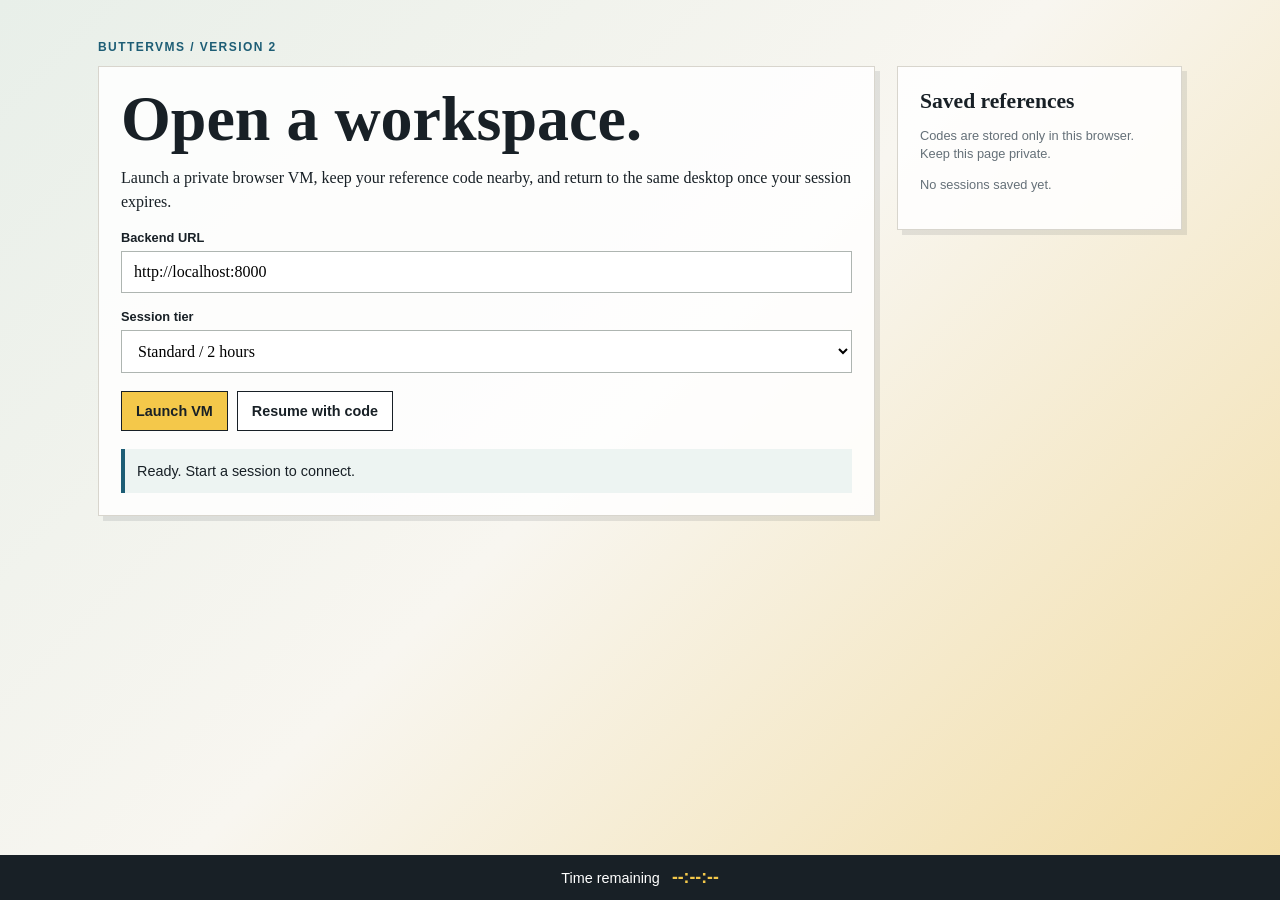
<file: docs/index.html>
<!doctype html>
<html lang="en">
  <head>
    <meta charset="UTF-8" />
    <meta name="viewport" content="width=device-width, initial-scale=1.0" />
    <title>ButterVMS v2</title>
    <style>
      :root { --ink:#182026; --muted:#657078; --paper:#f8f6f0; --line:#d8d5cd; --yellow:#f4c84a; --blue:#1d5d75; --red:#a63232; }
      * { box-sizing:border-box; }
      body { margin:0; color:var(--ink); background:linear-gradient(135deg,#e8efe9,var(--paper) 48%,#f2dca3); font-family:Georgia,"Times New Roman",serif; min-height:100vh; padding-bottom:64px; }
      main { max-width:1120px; margin:0 auto; padding:28px 18px 40px; }
      .layout { display:grid; grid-template-columns:minmax(0,1fr) 285px; gap:22px; align-items:start; }
      .panel { background:rgba(255,255,255,.86); border:1px solid var(--line); padding:22px; box-shadow:5px 5px 0 rgba(24,32,38,.1); }
      h1,h2 { margin:0 0 10px; } h1 { font-size:clamp(2rem,5vw,4rem); line-height:.95; } h2 { font-size:1.35rem; }
      p { line-height:1.5; } .eyebrow { color:var(--blue); font:700 .75rem/1.2 sans-serif; letter-spacing:.12em; text-transform:uppercase; }
      label { display:block; font:700 .8rem sans-serif; margin:16px 0 6px; } input,select { width:100%; border:1px solid #aeb5b1; background:#fff; padding:11px 12px; font:1rem Georgia,serif; }
      button,.button { border:1px solid var(--ink); background:var(--yellow); color:var(--ink); cursor:pointer; display:inline-block; font:700 .9rem sans-serif; padding:11px 14px; text-decoration:none; } button:hover,.button:hover { background:#e7b62c; }
      .actions { display:flex; flex-wrap:wrap; gap:9px; margin-top:18px; } .secondary { background:#fff; }
      .status { border-left:4px solid var(--blue); background:#edf4f2; margin-top:18px; padding:12px; font:.9rem/1.4 sans-serif; white-space:pre-wrap; } .status.error { border-color:var(--red); background:#faeeee; }
      .reference { border-top:1px solid var(--line); margin-top:13px; padding-top:13px; font:.82rem/1.4 sans-serif; } .reference strong { display:block; font-family:Georgia,serif; font-size:1rem; }
      .code { background:var(--ink); color:#fff; display:inline-block; font:700 1.3rem monospace; letter-spacing:.18em; margin:7px 0; padding:8px 10px; }
      .timer { background:var(--ink); bottom:0; color:#fff; left:0; padding:12px 18px; position:fixed; right:0; text-align:center; z-index:2; font:.9rem sans-serif; } .timer strong { color:var(--yellow); font-size:1.1rem; margin-left:8px; }
      .hidden { display:none; } .small { color:var(--muted); font:.8rem/1.4 sans-serif; }
      @media (max-width:760px) { .layout { grid-template-columns:1fr; } .sidebar { order:2; } }
    </style>
  </head>
  <body>
    <main>
      <p class="eyebrow">ButterVMS / version 2</p>
      <div class="layout">
        <section class="panel">
          <h1>Open a workspace.</h1>
          <p>Launch a private browser VM, keep your reference code nearby, and return to the same desktop once your session expires.</p>
          <label for="apiBase">Backend URL</label><input id="apiBase" value="http://localhost:8000" autocomplete="url" />
          <label for="tier">Session tier</label><select id="tier"><option value="standard">Standard / 2 hours</option><option value="premium">Premium / 8 hours</option></select>
          <div class="actions"><button id="launch">Launch VM</button><button class="secondary" id="resumeToggle">Resume with code</button></div>
          <div id="resumeForm" class="hidden"><label for="resumeSession">Session ID</label><input id="resumeSession" autocomplete="off" /><label for="resumeOwner">Owner ID</label><input id="resumeOwner" autocomplete="off" /><label for="resumeCode">Six-digit resume code</label><input id="resumeCode" inputmode="numeric" maxlength="6" autocomplete="off" /><div class="actions"><button id="resume">Restore desktop</button></div></div>
          <div id="passwordForm" class="hidden"><label for="vmPassword">VM password</label><input id="vmPassword" type="password" autocomplete="current-password" /><p class="small">Enter the VM password, then your six-digit resume code will appear in Saved references.</p><div class="actions"><button id="issueCode">Verify password + show code</button></div></div>
          <div id="status" class="status">Ready. Start a session to connect.</div><div id="active" class="hidden"></div>
        </section>
        <aside class="panel sidebar"><h2>Saved references</h2><p class="small">Codes are stored only in this browser. Keep this page private.</p><div id="references"><p class="small">No sessions saved yet.</p></div></aside>
      </div>
    </main>
    <div class="timer">Time remaining <strong id="countdown">--:--:--</strong></div>
    <script>
      const $ = (id) => document.getElementById(id);
      let current = null;
      const refs = JSON.parse(localStorage.getItem("buttervms-references") || "[]");
      const api = () => $("apiBase").value.replace(/\/$/, "");
      const show = (message, error = false) => { $("status").textContent = message; $("status").className = `status${error ? " error" : ""}`; };
      const save = () => { localStorage.setItem("buttervms-references", JSON.stringify(refs)); renderRefs(); };
      const renderRefs = () => { $("references").innerHTML = refs.length ? refs.map((ref, index) => `<div class="reference"><strong>${ref.sessionId.slice(0, 12)}</strong><span>Owner: ${ref.ownerId.slice(0, 10)}...</span>${ref.code ? `<br><span class="code">${ref.code}</span> <button class="secondary" data-copy="${index}">Copy</button>` : "<br><span>Code not issued</span>"}<br><button class="secondary" data-load="${index}">Load session</button></div>`).join("") : '<p class="small">No sessions saved yet.</p>'; };
      const setCurrent = (session) => { current = session; $("active").className = ""; $("active").innerHTML = `<p><b>Session active.</b> <a class="button" href="${session.vm_url}" target="_blank" rel="noopener">Open VM</a></p><p class="small">Session ID: ${session.session_id}<br>Owner ID: ${session.owner_id || "saved in this browser"}</p>`; $("passwordForm").className = ""; $("resumeSession").value = session.session_id; $("resumeOwner").value = session.owner_id || ""; };
      const request = async (path, options) => { const response = await fetch(`${api()}${path}`, { headers: { "Content-Type": "application/json" }, ...options }); const body = await response.json(); if (!response.ok) throw new Error(body.message || body.error || "Request failed"); return body; };
      $("launch").onclick = async () => { try { show("Starting VM and waiting for its desktop service..."); const body = await request("/api/sessions", { method: "POST", body: JSON.stringify({ tier: $("tier").value }) }); setCurrent(body.session); refs.unshift({ sessionId: body.session.session_id, ownerId: body.session.owner_id, code: "" }); save(); show("VM ready. Open it above, then enter the VM password to create your one-time resume code."); } catch (error) { show(error.message, true); } };
      $("issueCode").onclick = async () => { if (!current) return; try { const body = await request(`/api/sessions/${current.session_id}/resume-code`, { method: "POST", body: JSON.stringify({ owner_id: current.owner_id, password: $("vmPassword").value }) }); const ref = refs.find((item) => item.sessionId === current.session_id); ref.code = body.resume_code; save(); await navigator.clipboard?.writeText(body.resume_code); show(`Resume code ${body.resume_code} created and copied. It can restore this desktop once after expiry.`); } catch (error) { show(error.message, true); } };
      $("resumeToggle").onclick = () => { $("resumeForm").classList.toggle("hidden"); };
      $("resume").onclick = async () => { try { show("Restoring your retained desktop..."); const body = await request(`/api/sessions/${$("resumeSession").value.trim()}/resume`, { method: "POST", body: JSON.stringify({ owner_id: $("resumeOwner").value.trim(), resume_code: $("resumeCode").value.trim() }) }); setCurrent(body.session); show("Desktop restored. Your one-time code has been consumed."); } catch (error) { show(error.message, true); } };
      $("references").onclick = async (event) => { const copy = event.target.dataset.copy; const load = event.target.dataset.load; if (copy !== undefined) { await navigator.clipboard?.writeText(refs[copy].code); show("Resume code copied."); } if (load !== undefined) { $("resumeForm").className = ""; $("resumeSession").value = refs[load].sessionId; $("resumeOwner").value = refs[load].ownerId; $("resumeCode").value = refs[load].code; } };
      setInterval(() => { const remaining = current ? Math.max(0, new Date(current.expires_at.replace(" ", "T") + "Z") - Date.now()) : 0; const seconds = Math.floor(remaining / 1000); $("countdown").textContent = current ? `${String(Math.floor(seconds / 3600)).padStart(2, "0")}:${String(Math.floor(seconds % 3600 / 60)).padStart(2, "0")}:${String(seconds % 60).padStart(2, "0")}` : "--:--:--"; }, 1000);
      renderRefs();
    </script>
  </body>
</html>
</file>
